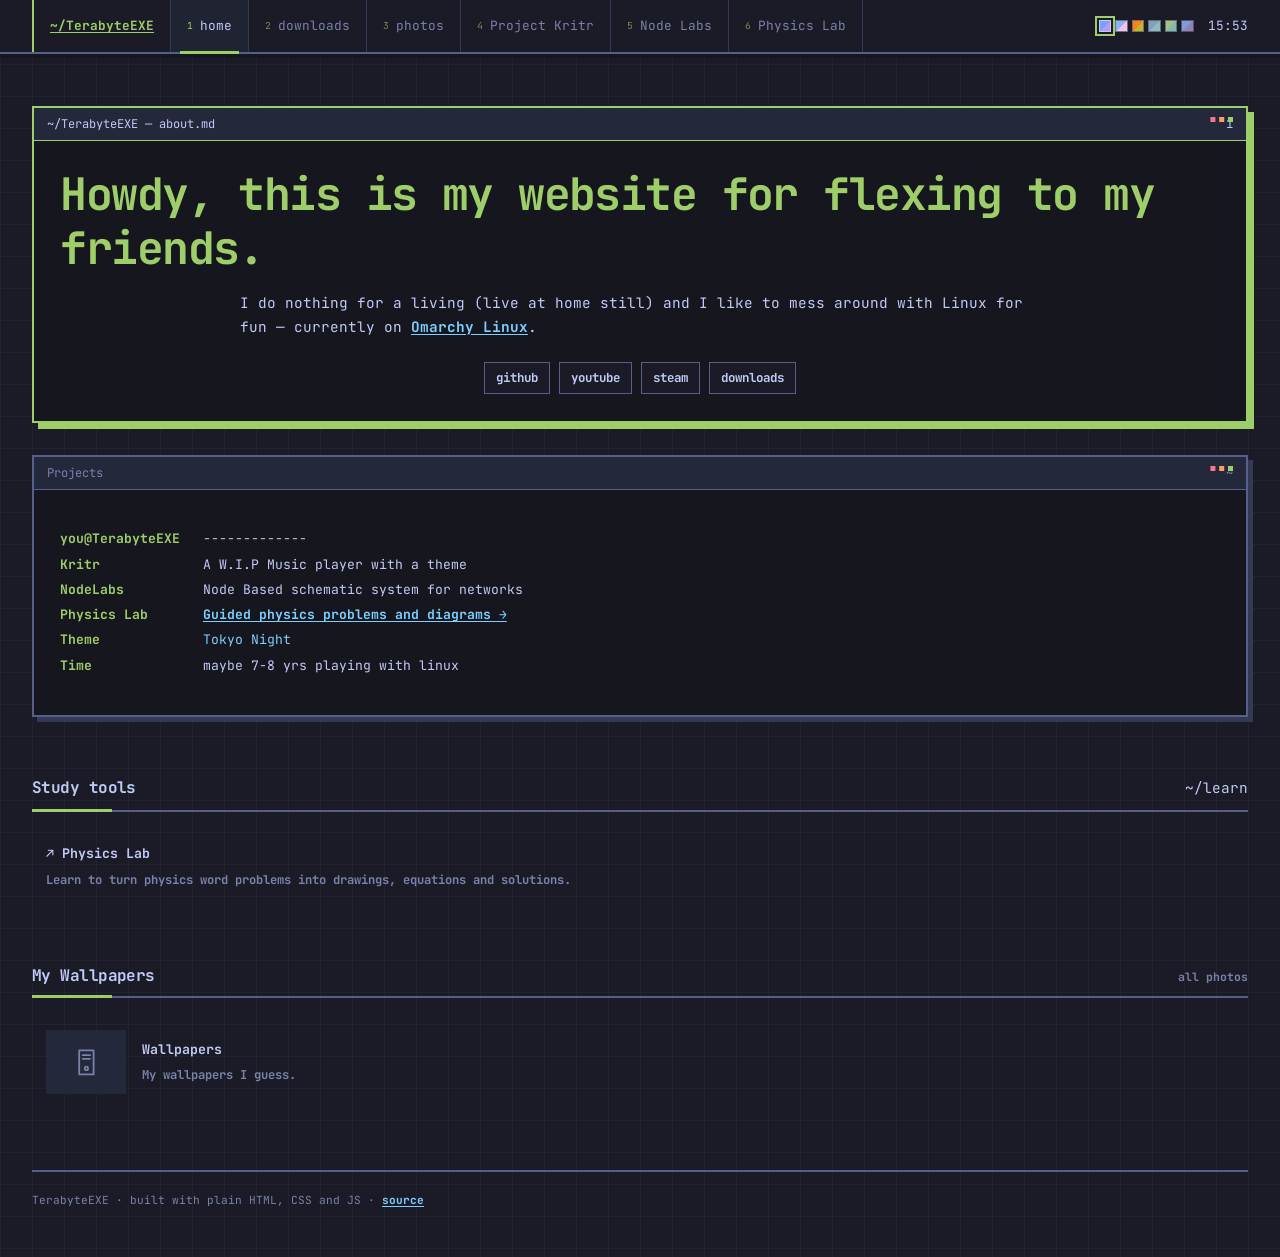
<file: index.html>
<!DOCTYPE html>
<html lang="en">
<head>
<meta charset="UTF-8">
<meta name="viewport" content="width=device-width, initial-scale=1">
<title>TerabyteEXE — home</title>
<meta name="description" content="The personal site of TerabyteEXE: writing, downloads, and PC builds.">
<link rel="icon" type="image/svg+xml" href="assets/img/favicon.svg">
<link rel="preconnect" href="https://fonts.googleapis.com">
<link rel="preconnect" href="https://fonts.gstatic.com" crossorigin>
<link href="https://fonts.googleapis.com/css2?family=JetBrains+Mono:wght@400;500;700&amp;family=Source+Serif+4:ital,opsz,wght@0,8..60,400;0,8..60,600;1,8..60,400&amp;display=swap" rel="stylesheet">
<link rel="stylesheet" href="assets/css/style.css">
</head>
<body>

<header class="bar">
  <div class="bar-inner">
    <a href="index.html" class="bar-mark">~/TerabyteEXE</a>

    <nav class="bar-nav" aria-label="Primary">
      <a href="index.html" aria-current="page"><span class="ws">1</span>home</a>
      <a href="downloads/index.html"><span class="ws">2</span>downloads</a>
      <a href="photos/index.html"><span class="ws">3</span>photos</a>
      <a href="https://terabyteexe.github.io/Kritr/website/index.html"><span class="ws">4</span>Project Kritr</a>
      <a href="https://terabyteexe.github.io/NodeLabs/webpage.html"><span class="ws">5</span>Node Labs</a>
      <a href="physics/index.html"><span class="ws">6</span>Physics Lab</a>
    </nav>

    <div class="bar-right">
      <div class="swatches" role="group" aria-label="Theme">
        <button class="swatch" data-theme="tokyo-night" style="--sw-a:#7aa2f7;--sw-b:#bb9af7" aria-label="Tokyo Night theme" aria-pressed="true"></button>
        <button class="swatch" data-theme="catppuccin" style="--sw-a:#89b4fa;--sw-b:#f5c2e7" aria-label="Catppuccin theme" aria-pressed="false"></button>
        <button class="swatch" data-theme="gruvbox" style="--sw-a:#fe8019;--sw-b:#b8bb26" aria-label="Gruvbox theme" aria-pressed="false"></button>
        <button class="swatch" data-theme="nord" style="--sw-a:#81a1c1;--sw-b:#8fbcbb" aria-label="Nord theme" aria-pressed="false"></button>
        <button class="swatch" data-theme="everforest" style="--sw-a:#a7c080;--sw-b:#7fbbb3" aria-label="Everforest theme" aria-pressed="false"></button>
        <button class="swatch" data-theme="kanagawa" style="--sw-a:#7e9cd8;--sw-b:#957fb8" aria-label="Kanagawa theme" aria-pressed="false"></button>
      </div>
      <span class="bar-clock mono" data-clock>00:00</span>
      <button class="bar-toggle" aria-label="Toggle menu" aria-expanded="false">☰</button>
    </div>

    <div class="bar-drop">
      <a href="index.html" aria-current="page">home</a>
      <a href="downloads/index.html">downloads</a>
      <a href="photos/index.html">photos</a>
      <a href="physics/index.html">Physics Lab</a>
    </div>
  </div>
</header>

<main class="wrap">

  <section class="window window--focused hero">
    <div class="window-title">
      <span>~/TerabyteEXE — about.md</span>
      <span>1</span>
    </div>
    <div class="window-body">
      <h1>Howdy, this is my website for flexing to my friends.</h1>
      <p>
        I do nothing for a living (live at home still) and I like to mess around with Linux for fun —
        currently on <a href="https://omarchy.org" class="mono" style="text-decoration:underline;">Omarchy Linux</a>.
      </p>
      <div class="links-row">
        <a class="tag-link" href="https://github.com/TerabyteEXE">github</a>
        <a class="tag-link" href="https://www.youtube.com/@Logi_Bear">youtube</a>
        <a class="tag-link" href="https://steamcommunity.com/id/alltheurlsareusedeventhisone/">steam</a>
        <a class="tag-link" href="downloads/index.html">downloads</a>
      </div>
    </div>
  </section>

  <section class="window">
    <div class="window-title"><span>Projects</span><span>~</span></div>
    <div class="window-body">
      <dl class="fetch">
        <dt>you@TerabyteEXE</dt><dd>-------------</dd>
        <dt>Kritr</dt><dd>A W.I.P Music player with a theme</dd>
        <dt>NodeLabs</dt><dd>Node Based schematic system for networks</dd>
        <dt>Physics Lab</dt><dd><a href="physics/index.html">Guided physics problems and diagrams →</a></dd>
        <dt>Theme</dt><dd class="accent-cycle" data-theme-label>Tokyo Night or Hackerman</dd>
        <dt>Time</dt><dd>maybe 7-8 yrs playing with linux</dd>
      </dl>
    </div>
  </section>

  <section class="section">
    <div class="section-head"><h2>Study tools</h2><span class="mono">~/learn</span></div>
    <a class="entry" href="physics/index.html"><span class="entry-top" style="display:block">↗ Physics Lab</span><span class="entry-excerpt">Learn to turn physics word problems into drawings, equations and solutions.</span></a>
  </section>

  <section class="section">
    <div class="section-head">
      <h2>My Wallpapers</h2>
      <a href="photos/index.html">all photos</a>
    </div>
    <a class="entry" href="photos/index.html" style="display:flex; gap:1rem; align-items:center;">
      <span class="photo-frame" style="width:5rem; height:4rem; flex-shrink:0; border-bottom:none;">
        <svg viewBox="0 0 24 24" fill="none" stroke="currentColor" stroke-width="1.5" stroke-linecap="round" stroke-linejoin="round" style="width:1.8rem;height:1.8rem;">
          <rect x="6" y="2" width="12" height="20"/>
          <line x1="9" y1="6" x2="15" y2="6"/>
          <line x1="9" y1="9" x2="15" y2="9"/>
          <circle cx="12" cy="17" r="1.4"/>
        </svg>
      </span>
      <span>
        <span class="entry-top" style="margin-bottom:0.2rem; display:block;">Wallpapers</span>
        <span class="entry-excerpt">My wallpapers I guess.</span>
      </span>
    </a>
  </section>

</main>

<footer class="wrap">
  <p style="margin:0;">TerabyteEXE · built with plain HTML, CSS and JS · <a href="https://github.com/TerabyteEXE" style="text-decoration:underline;">source</a></p>
</footer>

<script src="assets/js/main.js"></script>
</body>
</html>
</file>
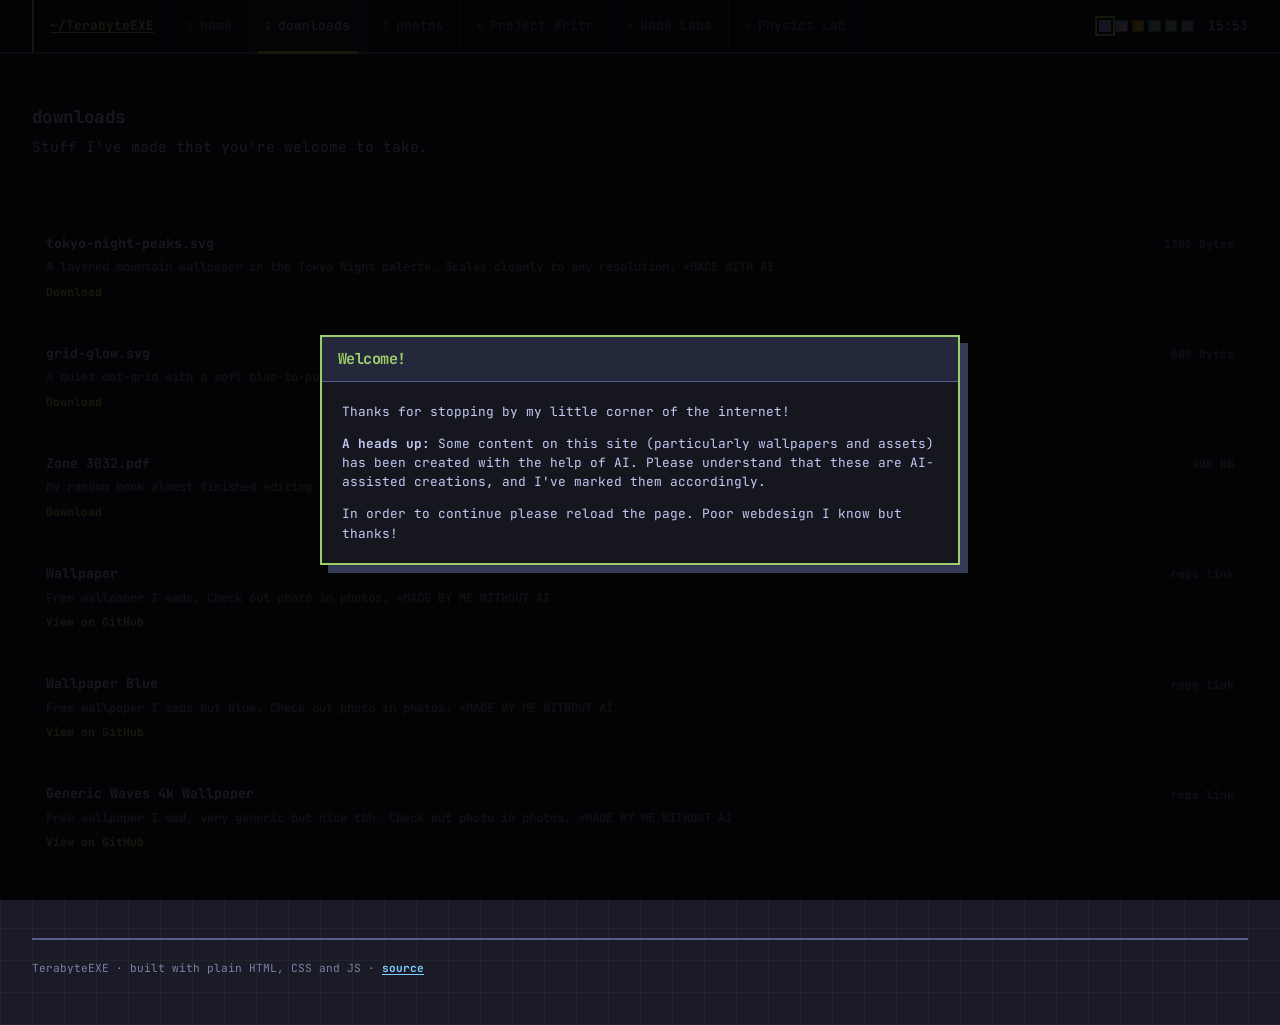
<file: downloads/index.html>
<!DOCTYPE html>
<html lang="en">
<head>
<meta charset="UTF-8">
<meta name="viewport" content="width=device-width, initial-scale=1">
<title>downloads — TerabyteEXE</title>
<meta name="description" content="Wallpapers, scripts, and configs from TerabyteEXE, free to take.">
<link rel="icon" type="image/svg+xml" href="../assets/img/favicon.svg">
<link rel="preconnect" href="https://fonts.googleapis.com">
<link rel="preconnect" href="https://fonts.gstatic.com" crossorigin>
<link href="https://fonts.googleapis.com/css2?family=JetBrains+Mono:wght@400;500;700&amp;family=Source+Serif+4:ital,opsz,wght@0,8..60,400;0,8..60,600;1,8..60,400&amp;display=swap" rel="stylesheet">
<link rel="stylesheet" href="../assets/css/style.css">
</head>
<body>

<header class="bar">
  <div class="bar-inner">
    <a href="../index.html" class="bar-mark">~/TerabyteEXE</a>
    <nav class="bar-nav" aria-label="Primary">
      <a href="../index.html"><span class="ws">1</span>home</a>
      <a href="index.html" aria-current="page"><span class="ws">2</span>downloads</a>
      <a href="../photos/index.html"><span class="ws">3</span>photos</a>
      <a href="https://terabyteexe.github.io/Kritr/website/index.html"><span class="ws">4</span>Project Kritr</a>
      <a href="https://terabyteexe.github.io/NodeLabs/webpage.html"><span class="ws">4</span>Node Labs</a>
    </nav>
    <div class="bar-right">
      <div class="swatches" role="group" aria-label="Theme">
        <button class="swatch" data-theme="tokyo-night" style="--sw-a:#7aa2f7;--sw-b:#bb9af7" aria-label="Tokyo Night theme" aria-pressed="true"></button>
        <button class="swatch" data-theme="catppuccin" style="--sw-a:#89b4fa;--sw-b:#f5c2e7" aria-label="Catppuccin theme" aria-pressed="false"></button>
        <button class="swatch" data-theme="gruvbox" style="--sw-a:#fe8019;--sw-b:#b8bb26" aria-label="Gruvbox theme" aria-pressed="false"></button>
        <button class="swatch" data-theme="nord" style="--sw-a:#81a1c1;--sw-b:#8fbcbb" aria-label="Nord theme" aria-pressed="false"></button>
        <button class="swatch" data-theme="everforest" style="--sw-a:#a7c080;--sw-b:#7fbbb3" aria-label="Everforest theme" aria-pressed="false"></button>
        <button class="swatch" data-theme="kanagawa" style="--sw-a:#7e9cd8;--sw-b:#957fb8" aria-label="Kanagawa theme" aria-pressed="false"></button>
      </div>
      <span class="bar-clock mono" data-clock>00:00</span>
      <button class="bar-toggle" aria-label="Toggle menu" aria-expanded="false">☰</button>
    </div>
    <div class="bar-drop">
      <a href="../index.html">home</a>
      <a href="index.html" aria-current="page">downloads</a>
      <a href="../photos/index.html">photos</a>
    </div>
  </div>
</header>

<main class="wrap">

  <section class="section" style="margin-top:0;">
    <h1 class="mono" style="font-size:1.1rem;">downloads</h1>
    <p>Stuff I've made that you're welcome to take.</p>
  </section>

  <section class="section" style="margin-top:0;">
    <ul class="entry-list">

      <li>
        <a class="entry" href="files/tokyo-night-peaks.svg" download>
          <span class="entry-top"><span>tokyo-night-peaks.svg</span><span class="entry-date">1305 Bytes</span></span>
          <p class="entry-excerpt">A layered mountain wallpaper in the Tokyo Night palette. Scales cleanly to any resolution. *MADE WITH AI</p>
          <p class="entry-meta"><span class="dl">Download</span></p>
        </a>
      </li>

      <li>
        <a class="entry" href="files/grid-glow.svg" download>
          <span class="entry-top"><span>grid-glow.svg</span><span class="entry-date">689 Bytes</span></span>
          <p class="entry-excerpt">A quiet dot-grid with a soft blue-to-purple glow. Works well as a lock screen. *MADE WITH AI</p>
          <p class="entry-meta"><span class="dl">Download</span></p>
        </a>
      </li>

      <li>
        <a class="entry" href="files/Zone_3032.pdf" download>
          <span class="entry-top"><span>Zone 3032.pdf</span><span class="entry-date">400 KB</span></span>
          <p class="entry-excerpt">My random book almost finished editing but got lazy. *MADE BY ME WITHOUT AI</p>
          <p class="entry-meta"><span class="dl">Download</span></p>
        </a>
      </li>
      
      <li>
        <a class="entry" href="files/WallpaperMine.jpg">
          <span class="entry-top"><span>Wallpaper</span><span class="entry-date">repo link</span></span>
          <p class="entry-excerpt">Free wallpaper I made. Check out photo in photos. *MADE BY ME WITHOUT AI</p>
          <p class="entry-meta"><span class="dl">View on GitHub</span></p>
        </a>
      </li>
      
      <li>
        <a class="entry" href="files/WallpaperMineBlue.jpg">
          <span class="entry-top"><span>Wallpaper Blue</span><span class="entry-date">repo link</span></span>
          <p class="entry-excerpt">Free wallpaper I made but blue. Check out photo in photos. *MADE BY ME WITHOUT AI</p>
          <p class="entry-meta"><span class="dl">View on GitHub</span></p>
        </a>
      </li>

      <li>
        <a class="entry" href="files/GenericWaves.png">
          <span class="entry-top"><span>Generic Waves 4k Wallpaper</span><span class="entry-date">repo link</span></span>
          <p class="entry-excerpt">Free wallpaper I mad, very generic but nice tbh. Check out photo in photos. *MADE BY ME WITHOUT AI</p>
          <p class="entry-meta"><span class="dl">View on GitHub</span></p>
        </a>
      </li>

    </ul>
  </section>

</main>

<footer class="wrap">
  <p style="margin:0;">TerabyteEXE · built with plain HTML, CSS and JS · <a href="https://github.com/TerabyteEXE" style="text-decoration:underline;">source</a></p>
</footer>

<div class="popup" data-welcome-popup>
  <div class="popup-overlay"></div>
  <div class="popup-content">
    <div class="popup-header">
      <h2>Welcome!</h2>
    </div>
    <div class="popup-body">
      <p>Thanks for stopping by my little corner of the internet!</p>
      <p><strong>A heads up:</strong> Some content on this site (particularly wallpapers and assets) has been created with the help of AI. Please understand that these are AI-assisted creations, and I've marked them accordingly.</p>
      <p>In order to continue please reload the page. Poor webdesign I know but thanks!</p>
    </div>
  </div>
</div>

<script src="../assets/js/main.js"></script>
</body>
</html>
</file>
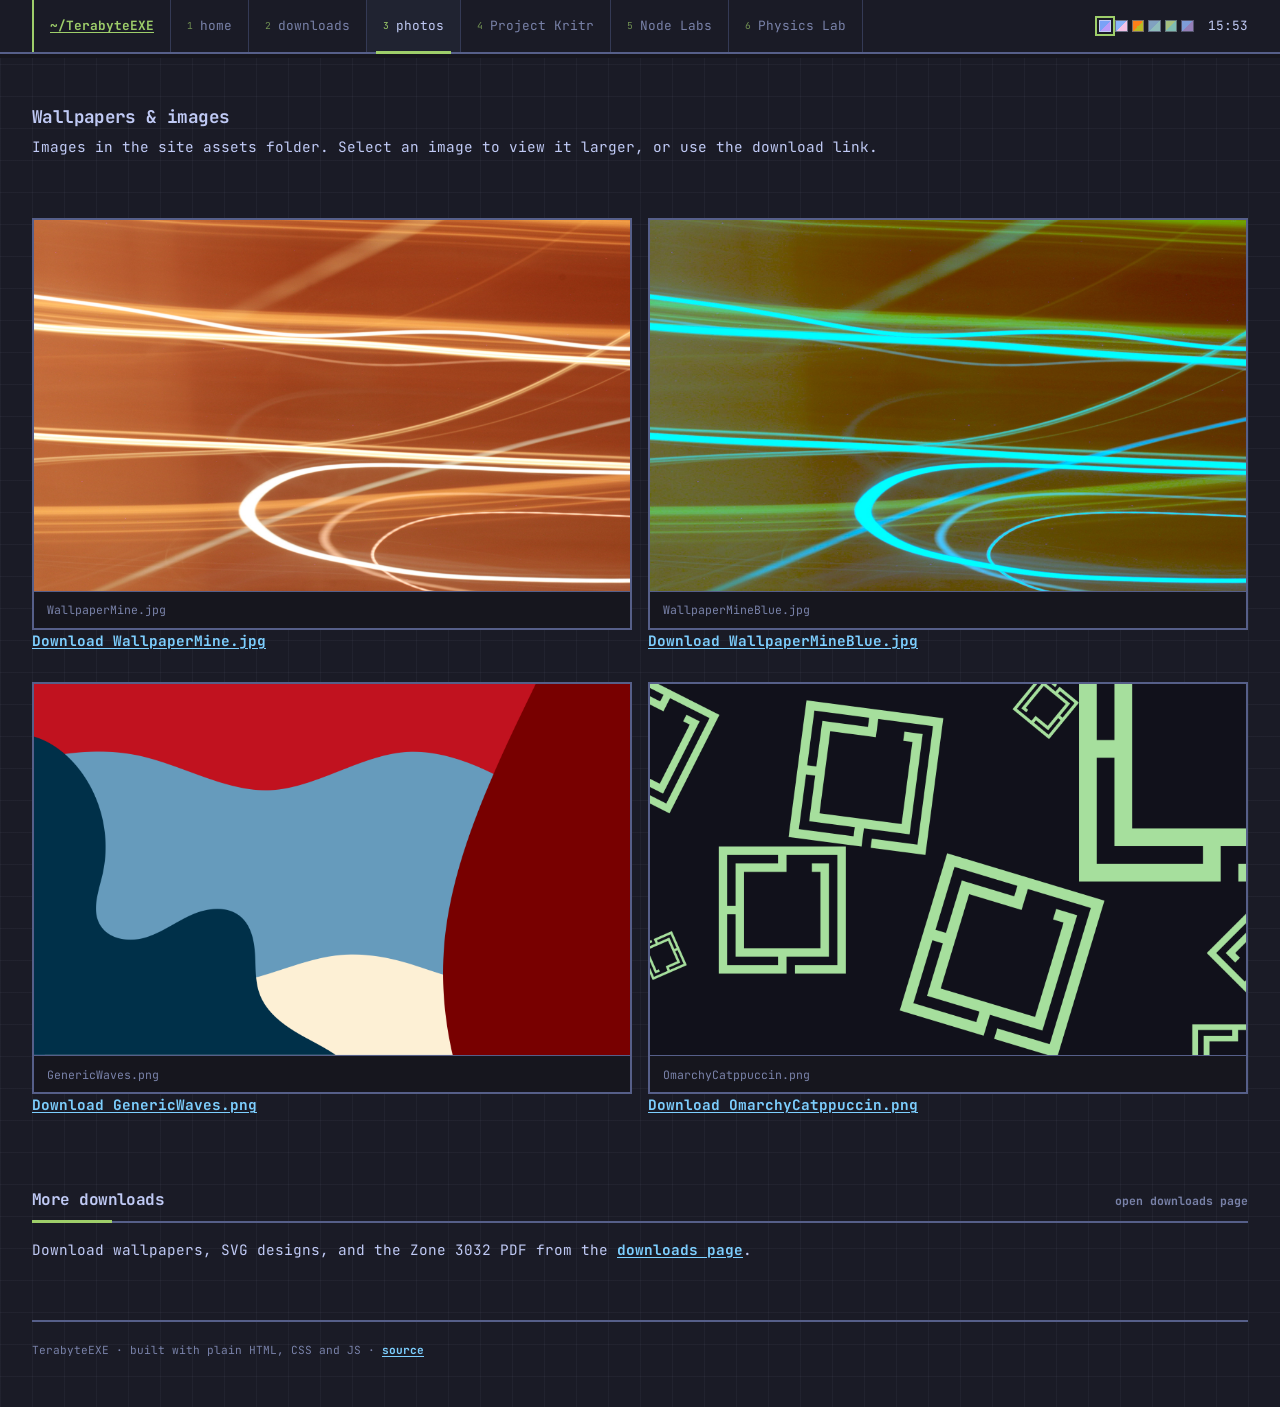
<file: photos/index.html>
<!DOCTYPE html>
<html lang="en">
<head>
<meta charset="UTF-8">
<meta name="viewport" content="width=device-width, initial-scale=1">
<title>photos — TerabyteEXE</title>
<meta name="description" content="Wallpapers and images from TerabyteEXE, available to view and download.">
<link rel="icon" type="image/svg+xml" href="../assets/img/favicon.svg">
<link rel="preconnect" href="https://fonts.googleapis.com">
<link rel="preconnect" href="https://fonts.gstatic.com" crossorigin>
<link href="https://fonts.googleapis.com/css2?family=JetBrains+Mono:wght@400;500;700&amp;family=Source+Serif+4:ital,opsz,wght@0,8..60,400;0,8..60,600;1,8..60,400&amp;display=swap" rel="stylesheet">
<link rel="stylesheet" href="../assets/css/style.css">
</head>
<body>

<header class="bar">
  <div class="bar-inner">
    <a href="../index.html" class="bar-mark">~/TerabyteEXE</a>
    <nav class="bar-nav" aria-label="Primary">
      <a href="../index.html"><span class="ws">1</span>home</a>
      <a href="../downloads/index.html"><span class="ws">2</span>downloads</a>
      <a href="index.html" aria-current="page"><span class="ws">3</span>photos</a>
      <a href="https://terabyteexe.github.io/Kritr/website/index.html"><span class="ws">4</span>Project Kritr</a>
      <a href="https://terabyteexe.github.io/NodeLabs/webpage.html"><span class="ws">5</span>Node Labs</a>
      <a href="../physics/index.html"><span class="ws">6</span>Physics Lab</a>
    </nav>
    <div class="bar-right">
      <div class="swatches" role="group" aria-label="Theme">
        <button class="swatch" data-theme="tokyo-night" style="--sw-a:#7aa2f7;--sw-b:#bb9af7" aria-label="Tokyo Night theme" aria-pressed="true"></button>
        <button class="swatch" data-theme="catppuccin" style="--sw-a:#89b4fa;--sw-b:#f5c2e7" aria-label="Catppuccin theme" aria-pressed="false"></button>
        <button class="swatch" data-theme="gruvbox" style="--sw-a:#fe8019;--sw-b:#b8bb26" aria-label="Gruvbox theme" aria-pressed="false"></button>
        <button class="swatch" data-theme="nord" style="--sw-a:#81a1c1;--sw-b:#8fbcbb" aria-label="Nord theme" aria-pressed="false"></button>
        <button class="swatch" data-theme="everforest" style="--sw-a:#a7c080;--sw-b:#7fbbb3" aria-label="Everforest theme" aria-pressed="false"></button>
        <button class="swatch" data-theme="kanagawa" style="--sw-a:#7e9cd8;--sw-b:#957fb8" aria-label="Kanagawa theme" aria-pressed="false"></button>
      </div>
      <span class="bar-clock mono" data-clock>00:00</span>
      <button class="bar-toggle" aria-label="Toggle menu" aria-expanded="false">☰</button>
    </div>
    <div class="bar-drop">
      <a href="../index.html">home</a>
      <a href="../downloads/index.html">downloads</a>
      <a href="index.html" aria-current="page">photos</a>
      <a href="../physics/index.html">Physics Lab</a>
    </div>
  </div>
</header>

<main class="wrap">
  <section class="section" style="margin-top:0;">
    <h1 class="mono" style="font-size:1.1rem;">Wallpapers &amp; images</h1>
    <p>Images in the site assets folder. Select an image to view it larger, or use the download link.</p>
  </section>

  <section class="section" style="margin-top:0;">
    <div class="photo-grid">
      <div>
        <button class="photo-card" type="button">
          <span class="photo-frame"><img src="../assets/img/WallpaperMine.jpg" alt="WallpaperMine wallpaper"></span>
          <span class="photo-caption">WallpaperMine.jpg</span>
        </button>
        <p><a href="../assets/img/WallpaperMine.jpg" download>Download WallpaperMine.jpg</a></p>
      </div>
      <div>
        <button class="photo-card" type="button">
          <span class="photo-frame"><img src="../assets/img/WallpaperMineBlue.jpg" alt="Blue WallpaperMine wallpaper"></span>
          <span class="photo-caption">WallpaperMineBlue.jpg</span>
        </button>
        <p><a href="../assets/img/WallpaperMineBlue.jpg" download>Download WallpaperMineBlue.jpg</a></p>
      </div>
      <div>
        <button class="photo-card" type="button">
          <span class="photo-frame"><img src="../assets/img/GenericWaves.png" alt="Generic Waves wallpaper"></span>
          <span class="photo-caption">GenericWaves.png</span>
        </button>
        <p><a href="../assets/img/GenericWaves.png" download>Download GenericWaves.png</a></p>
      </div>
      <div>
        <button class="photo-card" type="button">
          <span class="photo-frame"><img src="../assets/img/OmarchyCatppuccin.png" alt="Omarchy Catppuccin image"></span>
          <span class="photo-caption">OmarchyCatppuccin.png</span>
        </button>
        <p><a href="../assets/img/OmarchyCatppuccin.png" download>Download OmarchyCatppuccin.png</a></p>
      </div>
    </div>
  </section>

  <section class="section">
    <div class="section-head">
      <h2>More downloads</h2>
      <a href="../downloads/index.html">open downloads page</a>
    </div>
    <p>Download wallpapers, SVG designs, and the Zone 3032 PDF from the <a href="../downloads/index.html">downloads page</a>.</p>
  </section>
</main>

<footer class="wrap">
  <p style="margin:0;">TerabyteEXE · built with plain HTML, CSS and JS · <a href="https://github.com/TerabyteEXE" style="text-decoration:underline;">source</a></p>
</footer>

<div class="lightbox" data-lightbox>
  <div class="lightbox-panel">
    <div class="lightbox-frame" data-lightbox-frame></div>
    <div class="lightbox-caption">
      <span data-lightbox-caption></span>
      <button class="lightbox-close" data-lightbox-close type="button">close</button>
    </div>
  </div>
</div>

<script src="../assets/js/main.js"></script>
</body>
</html>
</file>
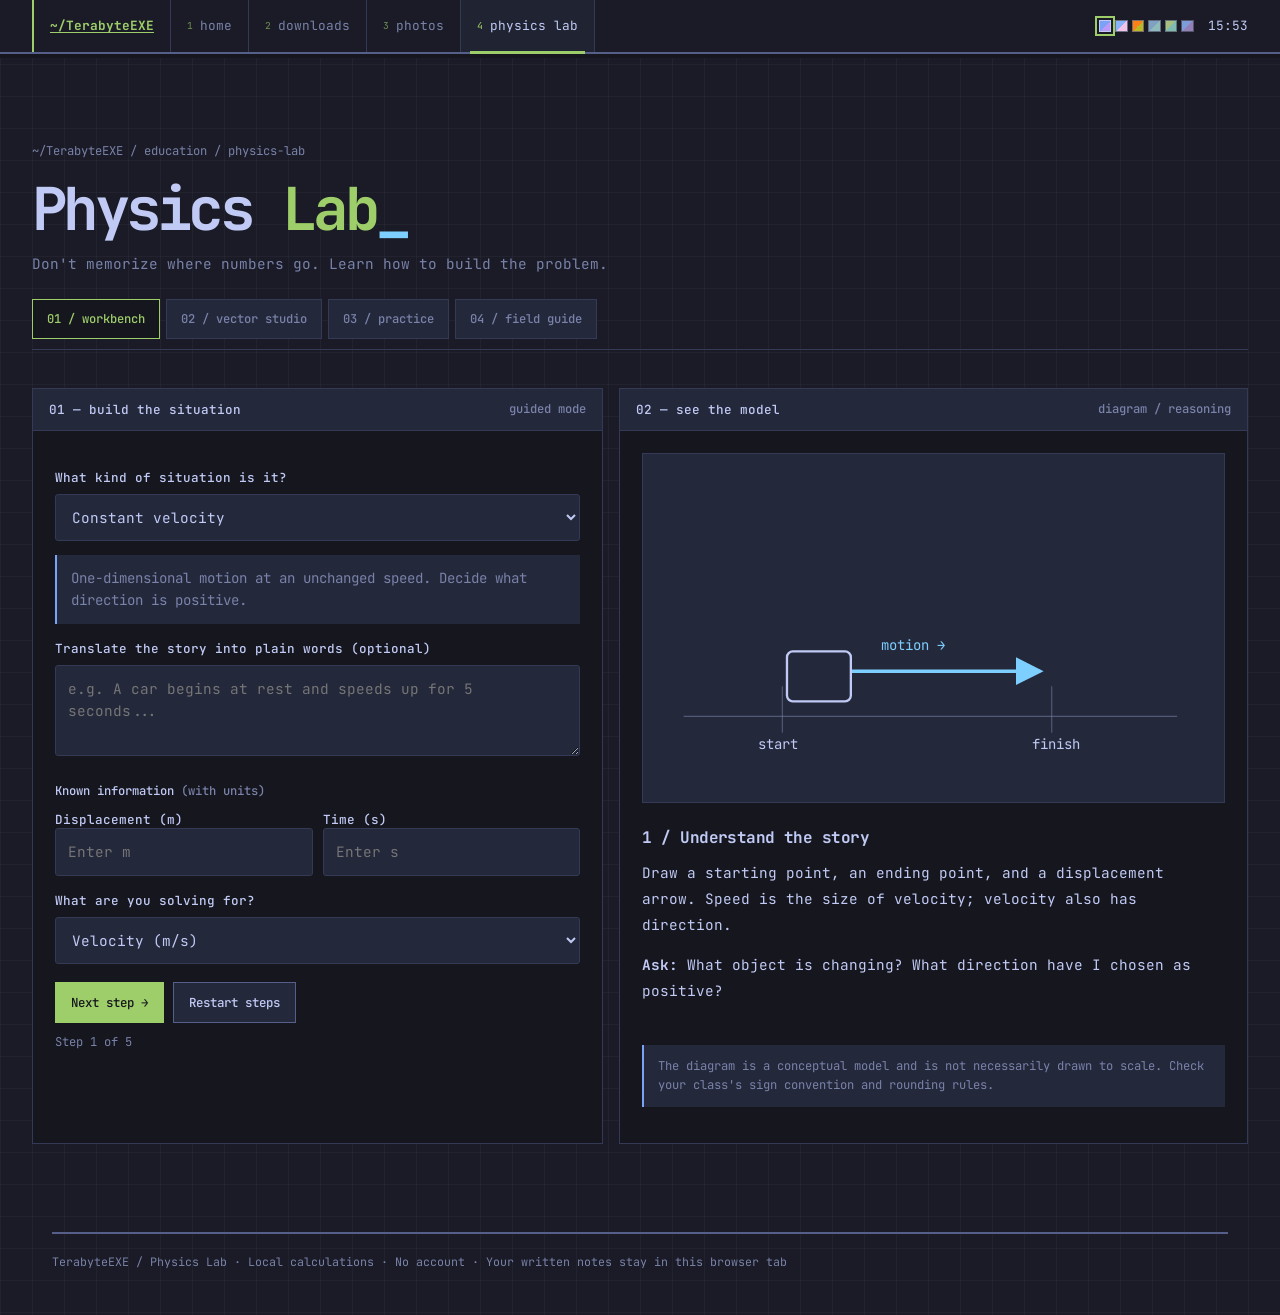
<file: physics/index.html>
<!DOCTYPE html>
<html lang="en"><head><meta charset="UTF-8"><meta name="viewport" content="width=device-width,initial-scale=1"><title>Physics Lab — TerabyteEXE</title><meta name="description" content="Interactive, guided physics problem solver and diagram workspace."><link rel="icon" href="../assets/img/favicon.svg"><link rel="preconnect" href="https://fonts.googleapis.com"><link rel="preconnect" href="https://fonts.gstatic.com" crossorigin><link href="https://fonts.googleapis.com/css2?family=JetBrains+Mono:wght@400;500;700&family=Source+Serif+4:wght@400;600&display=swap" rel="stylesheet"><link rel="stylesheet" href="../assets/css/style.css"><link rel="stylesheet" href="physics.css"></head>
<body><header class="bar"><div class="bar-inner"><a href="../index.html" class="bar-mark">~/TerabyteEXE</a><nav class="bar-nav" aria-label="Primary"><a href="../index.html"><span class="ws">1</span>home</a><a href="../downloads/index.html"><span class="ws">2</span>downloads</a><a href="../photos/index.html"><span class="ws">3</span>photos</a><a href="index.html" aria-current="page"><span class="ws">4</span>physics lab</a></nav><div class="bar-right"><div class="swatches" role="group" aria-label="Theme"><button class="swatch" data-theme="tokyo-night" style="--sw-a:#7aa2f7;--sw-b:#bb9af7" aria-label="Tokyo Night"></button><button class="swatch" data-theme="catppuccin" style="--sw-a:#89b4fa;--sw-b:#f5c2e7" aria-label="Catppuccin"></button><button class="swatch" data-theme="gruvbox" style="--sw-a:#fe8019;--sw-b:#b8bb26" aria-label="Gruvbox"></button><button class="swatch" data-theme="nord" style="--sw-a:#81a1c1;--sw-b:#8fbcbb" aria-label="Nord"></button><button class="swatch" data-theme="everforest" style="--sw-a:#a7c080;--sw-b:#7fbbb3" aria-label="Everforest"></button><button class="swatch" data-theme="kanagawa" style="--sw-a:#7e9cd8;--sw-b:#957fb8" aria-label="Kanagawa"></button></div><span class="bar-clock mono" data-clock></span><button class="bar-toggle" aria-label="Toggle menu" aria-expanded="false">☰</button></div><div class="bar-drop"><a href="../index.html">home</a><a href="../downloads/index.html">downloads</a><a href="../photos/index.html">photos</a><a href="index.html">physics lab</a></div></div></header>
<main class="wrap physics-wrap"><section class="physics-heading"><div class="eyebrow">~/TerabyteEXE / education / physics-lab</div><h1>Physics <span class="accent-word">Lab</span><span class="blink">_</span></h1><p>Don't memorize where numbers go. Learn how to build the problem.</p><div class="mode-tabs" role="tablist" aria-label="Tools"><button class="mode active" data-tab="workbench" role="tab" aria-selected="true">01 / workbench</button><button class="mode" data-tab="vectors" role="tab" aria-selected="false">02 / vector studio</button><button class="mode" data-tab="practice" role="tab" aria-selected="false">03 / practice</button><button class="mode" data-tab="formulas" role="tab" aria-selected="false">04 / field guide</button></div></section>
<section id="workbench" class="lab-tab"><div class="workspace"><div class="pane"><div class="pane-title"><span>01 — build the situation</span><span class="muted">guided mode</span></div><div class="pane-body"><label for="scenario">What kind of situation is it?</label><select id="scenario"></select><div id="scenarioIntro" class="tip"></div><label for="notes">Translate the story into plain words (optional)</label><textarea id="notes" rows="3" placeholder="e.g. A car begins at rest and speeds up for 5 seconds..."></textarea><div class="mini-title">Known information <span class="muted">(with units)</span></div><div id="knowns" class="field-grid"></div><label for="solveFor">What are you solving for?</label><select id="solveFor"></select><div class="actions"><button id="nextStep" class="primary">Next step →</button><button id="resetSteps">Restart steps</button></div><div class="progress-label" id="progressLabel" aria-live="polite"></div></div></div><div class="pane"><div class="pane-title"><span>02 — see the model</span><span class="muted">diagram / reasoning</span></div><div class="pane-body"><div id="workDiagram" class="diagram" aria-label="Illustration of the selected physics scenario"></div><div id="stepContent" class="steps" aria-live="polite"></div><div class="tip note">The diagram is a conceptual model and is not necessarily drawn to scale. Check your class's sign convention and rounding rules.</div></div></div></div></section>
<section id="vectors" class="lab-tab" hidden><div class="workspace"><div class="pane"><div class="pane-title">Vector controls</div><div class="pane-body"><p>Adjust a vector and watch its horizontal and vertical components change.</p><label for="magnitude">Magnitude: <output id="magText">10</output> units</label><input type="range" id="magnitude" min="0" max="30" step="0.5" value="10"><label for="angle">Angle from positive x-axis: <output id="angleText">35</output>°</label><input type="range" id="angle" min="0" max="360" value="35"><label for="angleNumber">Or type an angle</label><input id="angleNumber" type="number" min="0" max="360" value="35"><div class="tip">The angle is measured counterclockwise from +x. Right = positive x; up = positive y. Negative components indicate left/down.</div><button id="animateVector" class="primary">Animate drawing ↻</button></div></div><div class="pane"><div class="pane-title">Live vector diagram</div><div class="pane-body"><div id="vectorCanvas" class="diagram"></div><div id="vectorEquations" class="steps"></div></div></div></div></section>
<section id="practice" class="lab-tab" hidden><div class="workspace"><div class="pane"><div class="pane-title">Practice terminal</div><div class="pane-body"><label for="practiceType">Choose a topic</label><select id="practiceType"><option value="motion">Motion</option><option value="forces">Forces</option><option value="energy">Energy</option><option value="vectors">Vectors</option><option value="electric">Electric circuits</option></select><button class="primary" id="newProblem">Generate practice question</button><div id="practicePrompt" class="prompt"></div><label for="practiceAnswer">Your answer (number only)</label><input id="practiceAnswer" type="number" step="any" placeholder="Enter your answer"><div class="actions"><button id="checkAnswer" class="primary">Check answer</button><button id="practiceHint">Give me a hint</button><button id="practiceSolution">Show walkthrough</button></div><div id="practiceFeedback" class="steps" aria-live="polite"></div></div></div><div class="pane"><div class="pane-title">How to approach it</div><div class="pane-body"><ol class="method"><li>Sketch the physical situation, then choose axes.</li><li>Write down every given quantity and its units.</li><li>Circle what the question asks for.</li><li>Choose a formula that contains those quantities.</li><li>Rearrange the formula <em>before</em> plugging in numbers.</li><li>Check the units and whether the answer makes physical sense.</li></ol><p class="tip">This tool uses original practice questions, not copied textbook exercises.</p></div></div></div></section>
<section id="formulas" class="lab-tab" hidden><div class="pane"><div class="pane-title">Physics field guide — mathematical tools</div><div class="pane-body"><div class="formula-grid" id="formulaCards"></div><p class="tip">Book alignment: these are general introductory physics topics, not chapter/page references or reproduced material. Your textbook may use different symbols or sign conventions.</p></div></div></section>
<footer class="lab-footer">TerabyteEXE / Physics Lab · Local calculations · No account · Your written notes stay in this browser tab</footer></main><script src="../assets/js/main.js"></script><script src="physics.js"></script></body></html>
</file>
<file: assets/css/style.css>
/* ============================================================
   TerabyteEXE — Omarchy-inspired visual skin
   Content/structure/behaviour are intentionally unchanged.
   Only presentation, spacing, layout treatment, and themes live here.
   ============================================================ */

/* ---- Theme tokens -------------------------------------------------- */
:root,
[data-theme="tokyo-night"] {
  --bg: #1a1b26;
  --bg-elevated: #16161e;
  --bg-inset: #24283b;
  --bg-hover: #202331;
  --fg: #c0caf5;
  --fg-muted: #7982a9;
  --border: #343a55;
  --border-strong: #565f89;
  --red: #f7768e;
  --orange: #ff9e64;
  --yellow: #e0af68;
  --green: #9ece6a;
  --cyan: #7dcfff;
  --blue: #7aa2f7;
  --purple: #bb9af7;
  --accent: var(--green);
  --accent-2: var(--cyan);
  --theme-label: "Tokyo Night";
  --grid-line: rgba(192, 202, 245, 0.045);
}

[data-theme="catppuccin"] {
  --bg: #1e1e2e;
  --bg-elevated: #181825;
  --bg-inset: #313244;
  --bg-hover: #252536;
  --fg: #cdd6f4;
  --fg-muted: #9399b2;
  --border: #45475a;
  --border-strong: #6c7086;
  --red: #f38ba8;
  --orange: #fab387;
  --yellow: #f9e2af;
  --green: #a6e3a1;
  --cyan: #94e2d5;
  --blue: #89b4fa;
  --purple: #cba6f7;
  --accent: var(--green);
  --accent-2: var(--blue);
  --theme-label: "Catppuccin";
  --grid-line: rgba(205, 214, 244, 0.045);
}

[data-theme="gruvbox"] {
  --bg: #282828;
  --bg-elevated: #1d2021;
  --bg-inset: #3c3836;
  --bg-hover: #302f2d;
  --fg: #ebdbb2;
  --fg-muted: #a89984;
  --border: #504945;
  --border-strong: #7c6f64;
  --red: #fb4934;
  --orange: #fe8019;
  --yellow: #fabd2f;
  --green: #b8bb26;
  --cyan: #8ec07c;
  --blue: #83a598;
  --purple: #d3869b;
  --accent: var(--orange);
  --accent-2: var(--green);
  --theme-label: "Gruvbox";
  --grid-line: rgba(235, 219, 178, 0.045);
}

[data-theme="nord"] {
  --bg: #2e3440;
  --bg-elevated: #242933;
  --bg-inset: #3b4252;
  --bg-hover: #353c4b;
  --fg: #eceff4;
  --fg-muted: #9aa5b8;
  --border: #4c566a;
  --border-strong: #616c80;
  --red: #bf616a;
  --orange: #d08770;
  --yellow: #ebcb8b;
  --green: #a3be8c;
  --cyan: #88c0d0;
  --blue: #81a1c1;
  --purple: #b48ead;
  --accent: var(--cyan);
  --accent-2: var(--blue);
  --theme-label: "Nord";
  --grid-line: rgba(236, 239, 244, 0.045);
}

[data-theme="everforest"] {
  --bg: #2d353b;
  --bg-elevated: #232a2e;
  --bg-inset: #343f44;
  --bg-hover: #313a3f;
  --fg: #d3c6aa;
  --fg-muted: #859289;
  --border: #475258;
  --border-strong: #627477;
  --red: #e67e80;
  --orange: #e69875;
  --yellow: #dbbc7f;
  --green: #a7c080;
  --cyan: #83c092;
  --blue: #7fbbb3;
  --purple: #d699b6;
  --accent: var(--green);
  --accent-2: var(--cyan);
  --theme-label: "Everforest";
  --grid-line: rgba(211, 198, 170, 0.045);
}

[data-theme="kanagawa"] {
  --bg: #1f1f28;
  --bg-elevated: #16161d;
  --bg-inset: #2a2a37;
  --bg-hover: #242430;
  --fg: #dcd7ba;
  --fg-muted: #8b8d98;
  --border: #363646;
  --border-strong: #54546d;
  --red: #c34043;
  --orange: #ffa066;
  --yellow: #e6c384;
  --green: #98bb6c;
  --cyan: #7aa89f;
  --blue: #7e9cd8;
  --purple: #957fb8;
  --accent: var(--blue);
  --accent-2: var(--purple);
  --theme-label: "Kanagawa";
  --grid-line: rgba(220, 215, 186, 0.045);
}

/* ---- Reset -------------------------------------------------------- */
*,
*::before,
*::after { box-sizing: border-box; }

html {
  scroll-behavior: smooth;
}

@media (prefers-reduced-motion: reduce) {
  html { scroll-behavior: auto; }
  *, *::before, *::after {
    animation-duration: 0.001ms !important;
    transition-duration: 0.001ms !important;
  }
}

body {
  margin: 0;
  min-height: 100vh;
  background-color: var(--bg);
  background-image:
    linear-gradient(to right, var(--grid-line) 1px, transparent 1px),
    linear-gradient(to bottom, var(--grid-line) 1px, transparent 1px);
  background-size: 32px 32px;
  color: var(--fg);
  font-family: "JetBrains Mono", ui-monospace, SFMono-Regular, Menlo, Consolas, monospace;
  font-size: clamp(0.9rem, 0.95vw, 1rem);
  font-weight: 400;
  line-height: 1.5;
  transition: background-color 0.15s ease, color 0.15s ease;
}

img { max-width: 100%; display: block; }

a {
  color: var(--cyan);
  font-weight: 700;
  text-decoration-thickness: 0.08em;
  text-underline-offset: 0.14em;
  transition: color 0.15s ease, background-color 0.15s ease, border-color 0.15s ease;
}

a:hover { color: var(--fg); }

.mono,
h1, h2, h3, button,
.bar, .fetch, .entry-top, .entry-meta,
.photo-caption, footer, .post-date, .post-nav {
  font-family: "JetBrains Mono", ui-monospace, SFMono-Regular, Menlo, Consolas, monospace;
}

h1, h2, h3 {
  font-weight: 700;
  line-height: 1.2;
  margin: 0 0 0.5em;
  letter-spacing: -0.035em;
}

p { margin: 0 0 1em; }

::selection {
  background: var(--accent);
  color: var(--bg);
}

:focus-visible {
  outline: 2px solid var(--accent);
  outline-offset: 3px;
}

/* ---- Layout shell ------------------------------------------------- */
.wrap {
  width: min(100% - 2.5rem, 76rem);
  margin: 0 auto;
}

main {
  padding-top: 3.25rem;
}

/* ---- Omarchy-like top bar ---------------------------------------- */
.bar {
  position: sticky;
  top: 0;
  z-index: 50;
  background: var(--bg);
  border-bottom: 2px solid var(--border-strong);
  box-shadow: 0 4px 0 var(--bg-elevated);
}

.bar-inner {
  width: min(100% - 2.5rem, 76rem);
  min-height: 3.25rem;
  margin: 0 auto;
  display: flex;
  align-items: stretch;
  gap: 0;
  font-size: 0.8rem;
}

.bar-mark {
  display: flex;
  align-items: center;
  padding: 0 1rem;
  color: var(--green);
  font-weight: 700;
  white-space: nowrap;
  border-left: 2px solid var(--green);
  border-right: 1px solid var(--border);
}

.bar-mark:hover {
  color: var(--bg);
  background: var(--green);
}

.bar-nav {
  display: flex;
  align-items: stretch;
  flex: 1;
}

.bar-nav a {
  position: relative;
  display: flex;
  align-items: center;
  gap: 0.55em;
  min-height: 3.25rem;
  padding: 0 1rem;
  color: var(--fg-muted);
  border-right: 1px solid var(--border);
  text-decoration: none;
  font-weight: 400;
}

.bar-nav a:first-child {
  border-left: 0;
}

.bar-nav a .ws {
  color: var(--accent);
  font-size: 0.75em;
  opacity: 0.65;
}

.bar-nav a:hover,
.bar-nav a:focus-visible,
.bar-nav a[aria-current="page"] {
  color: var(--fg);
  background: var(--bg-hover);
}

.bar-nav a[aria-current="page"]::after {
  content: "";
  position: absolute;
  inset-inline: 0.55rem;
  bottom: -2px;
  height: 3px;
  background: var(--accent);
}

.bar-nav a[aria-current="page"] .ws {
  opacity: 1;
}

.bar-right {
  display: flex;
  align-items: center;
  gap: 0.8rem;
  margin-left: auto;
  padding-left: 0.75rem;
}

.bar-clock {
  color: var(--fg);
  font-variant-numeric: tabular-nums;
  white-space: nowrap;
  min-width: 2.6rem;
  text-align: right;
}

.swatches {
  display: flex;
  align-items: center;
  gap: 0.25rem;
}

.swatch {
  width: 0.78rem;
  height: 0.78rem;
  border: 1px solid var(--border-strong);
  border-radius: 0;
  cursor: pointer;
  padding: 0;
  background: linear-gradient(135deg, var(--sw-a) 0 50%, var(--sw-b) 50% 100%);
  transition: transform 0.12s ease, border-color 0.12s ease;
}

.swatch:hover { transform: translateY(-1px); }

.swatch[aria-pressed="true"] {
  border-color: var(--fg);
  outline: 2px solid var(--accent);
  outline-offset: 2px;
}

.bar-toggle {
  display: none;
  margin: 0.55rem 0;
  background: var(--bg-elevated);
  border: 1px solid var(--border-strong);
  color: var(--fg);
  width: 2rem;
  height: 2rem;
  align-items: center;
  justify-content: center;
  cursor: pointer;
  font-family: inherit;
}

.bar-toggle:hover { border-color: var(--accent); color: var(--accent); }

.bar-drop { display: none; }

/* ---- Main window/panel treatment --------------------------------- */
.window {
  position: relative;
  border: 2px solid var(--border-strong);
  background: var(--bg-elevated);
  margin-bottom: 2rem;
  box-shadow: 5px 5px 0 var(--border);
}

.window-title {
  display: flex;
  justify-content: space-between;
  align-items: center;
  padding: 0.55rem 0.8rem;
  border-bottom: 1px solid var(--border-strong);
  background: var(--bg-inset);
  color: var(--fg-muted);
  font-size: 0.75rem;
  line-height: 1.2;
  text-transform: none;
}

.window-title::after {
  content: "";
  position: absolute;
  top: 0.55rem;
  right: 0.8rem;
  width: 0.35rem;
  height: 0.35rem;
  background: var(--accent);
  box-shadow: -0.55rem 0 0 var(--orange), -1.1rem 0 0 var(--red);
}

.window-body { padding: 1.65rem; }

.window--focused {
  border-color: var(--accent);
  box-shadow: 6px 6px 0 var(--accent);
}

.window--focused .window-title {
  color: var(--fg);
  border-bottom-color: var(--accent);
}

/* ---- Hero --------------------------------------------------------- */
.hero h1 {
  margin-bottom: 1rem;
  font-size: clamp(1.8rem, 4vw, 2.8rem);
  color: var(--accent);
}

.hero p {
  max-width: 50rem;
  margin: 0 auto;
  color: var(--fg);
  line-height: 1.65;
}

.links-row {
  display: flex;
  justify-content: center;
  flex-wrap: wrap;
  gap: 0.55rem;
  margin-top: 1.5rem;
}

.tag-link {
  display: inline-flex;
  align-items: center;
  min-height: 2rem;
  border: 1px solid var(--border-strong);
  padding: 0.35rem 0.7rem;
  color: var(--fg);
  background: var(--bg);
  text-decoration: none;
  font-size: 0.78rem;
  font-weight: 700;
}

.tag-link:hover,
.tag-link:focus-visible {
  color: var(--bg);
  background: var(--accent);
  border-color: var(--accent);
}

/* ---- Neofetch/notepad card --------------------------------------- */
.fetch {
  display: grid;
  grid-template-columns: max-content 1fr;
  gap: 0.35rem 1.4rem;
  font-size: 0.82rem;
}

.fetch dt {
  color: var(--accent);
  font-weight: 700;
}

.fetch dd {
  margin: 0;
  color: var(--fg);
}

.fetch dd.accent-cycle { color: var(--cyan); }

/* ---- Sections ----------------------------------------------------- */
.section {
  margin: 3.75rem 0;
}

.section-head {
  position: relative;
  display: flex;
  align-items: baseline;
  justify-content: space-between;
  gap: 1rem;
  margin-bottom: 1rem;
  padding-bottom: 0.7rem;
  border-bottom: 2px solid var(--border-strong);
}

.section-head::after {
  content: "";
  position: absolute;
  left: 0;
  bottom: -2px;
  width: 5rem;
  height: 3px;
  background: var(--accent);
}

.section-head h2 {
  margin: 0;
  color: var(--fg);
  font-size: 1rem;
}

.section-head a {
  color: var(--fg-muted);
  font-size: 0.72rem;
  text-decoration: none;
}

.section-head a:hover { color: var(--accent); }

/* ---- Entry list / downloads -------------------------------------- */
.entry-list {
  list-style: none;
  margin: 0;
  padding: 0;
}

.entry {
  position: relative;
  display: block;
  padding: 1rem 0.9rem;
  margin: 0;
  border-bottom: 1px solid var(--border);
  color: inherit;
  text-decoration: none;
  transition: background-color 0.12s ease, padding-left 0.12s ease, border-color 0.12s ease;
}

.entry:last-child { border-bottom: none; }

.entry::before {
  content: "";
  position: absolute;
  left: 0;
  top: 0;
  bottom: 0;
  width: 0;
  background: var(--accent);
  transition: width 0.12s ease;
}

.entry:hover,
.entry:focus-visible {
  background: var(--bg-hover);
  padding-left: 1.15rem;
}

.entry:hover::before,
.entry:focus-visible::before { width: 3px; }

.entry-top {
  display: flex;
  justify-content: space-between;
  gap: 1rem;
  margin-bottom: 0.3rem;
  color: var(--fg);
  font-size: 0.83rem;
  font-weight: 700;
}

.entry-date {
  color: var(--fg-muted);
  font-size: 0.72rem;
  white-space: nowrap;
  padding-top: 0.1rem;
}

.entry-excerpt {
  color: var(--fg-muted);
  font-family: "JetBrains Mono", ui-monospace, monospace;
  font-size: 0.76rem;
  margin: 0;
}

.entry-meta {
  color: var(--fg-muted);
  font-size: 0.72rem;
  margin-top: 0.4rem;
}

.entry-meta .dl { color: var(--accent); }
.entry:hover .entry-meta .dl { color: var(--fg); text-decoration: underline; }

/* ---- Photo grid --------------------------------------------------- */
.photo-grid {
  display: grid;
  grid-template-columns: repeat(2, minmax(0, 1fr));
  gap: 1rem;
}

.photo-card {
  border: 2px solid var(--border-strong);
  background: var(--bg-elevated);
  cursor: pointer;
  transition: transform 0.12s ease, border-color 0.12s ease, box-shadow 0.12s ease;
  text-align: left;
  color: inherit;
  font-family: inherit;
  padding: 0;
}

.photo-card:hover,
.photo-card:focus-visible {
  border-color: var(--accent);
  transform: translate(-2px, -2px);
  box-shadow: 4px 4px 0 var(--accent);
}

.photo-frame {
  aspect-ratio: 16 / 10;
  display: flex;
  align-items: center;
  justify-content: center;
  overflow: hidden;
  border-bottom: 1px solid var(--border-strong);
  background: var(--bg-inset);
}

.photo-frame img {
  width: 100%;
  height: 100%;
  object-fit: cover;
}

.photo-frame svg { width: 2.5rem; height: 2.5rem; color: var(--fg-muted); }

.photo-caption {
  display: block;
  padding: 0.65rem 0.8rem;
  color: var(--fg-muted);
  font-size: 0.72rem;
}

/* ---- Lightbox ----------------------------------------------------- */
.lightbox {
  position: fixed;
  inset: 0;
  background: rgb(0 0 0 / 0.88);
  display: none;
  align-items: center;
  justify-content: center;
  z-index: 100;
  padding: 1.25rem;
}

.lightbox.is-open { display: flex; }

.lightbox-panel {
  width: min(100%, 52rem);
  background: var(--bg-elevated);
  border: 2px solid var(--accent);
  box-shadow: 8px 8px 0 var(--border);
}

.lightbox-frame {
  display: flex;
  align-items: center;
  justify-content: center;
  overflow: hidden;
  min-height: 18rem;
  border-bottom: 1px solid var(--border-strong);
  background: var(--bg-inset);
}

.lightbox-frame img {
  width: 100%;
  max-height: 72vh;
  object-fit: contain;
}

.lightbox-frame svg { width: 4rem; height: 4rem; color: var(--fg-muted); }

.lightbox-caption {
  display: flex;
  justify-content: space-between;
  align-items: center;
  gap: 1rem;
  padding: 0.8rem 1rem;
  font-size: 0.75rem;
}

.lightbox-close {
  background: var(--bg);
  border: 1px solid var(--border-strong);
  color: var(--fg);
  cursor: pointer;
  font-family: inherit;
  font-size: 0.72rem;
  padding: 0.35rem 0.65rem;
}

.lightbox-close:hover {
  border-color: var(--accent);
  color: var(--bg);
  background: var(--accent);
}

/* ---- Popup -------------------------------------------------------- */
.popup {
  position: fixed;
  inset: 0;
  display: none;
  align-items: center;
  justify-content: center;
  z-index: 100;
  padding: 1.25rem;
}

.popup.is-open { display: flex; }

.popup-overlay {
  position: absolute;
  inset: 0;
  background: rgb(0 0 0 / 0.88);
}

.popup-content {
  position: relative;
  z-index: 101;
  width: min(100%, 40rem);
  background: var(--bg-elevated);
  border: 2px solid var(--accent);
  box-shadow: 8px 8px 0 var(--border);
}

.popup-header {
  display: flex;
  justify-content: space-between;
  align-items: center;
  gap: 1rem;
  padding: 0.8rem 1rem;
  border-bottom: 1px solid var(--border-strong);
  background: var(--bg-inset);
}

.popup-header h2 {
  margin: 0;
  color: var(--accent);
  font-size: 0.95rem;
}

.popup-close {
  background: var(--bg);
  border: 1px solid var(--border-strong);
  color: var(--fg);
  cursor: pointer;
  font-family: inherit;
  font-size: 0.85rem;
  padding: 0.25rem 0.5rem;
  width: 2rem;
  height: 2rem;
  display: flex;
  align-items: center;
  justify-content: center;
  flex-shrink: 0;
  transition: all 0.12s ease;
}

.popup-close:hover,
.popup-close:focus-visible {
  border-color: var(--accent);
  color: var(--bg);
  background: var(--accent);
}

.popup-body {
  padding: 1.25rem;
  color: var(--fg);
  font-family: "JetBrains Mono", ui-monospace, monospace;
  font-size: 0.8rem;
}

.popup-body p { margin: 0 0 1em; }
.popup-body p:last-child { margin-bottom: 0; }

/* ---- Post styles kept for future pages ---------------------------- */
.post-head { margin-bottom: 2.5rem; }
.post-head h1 { font-size: clamp(1.6rem, 5vw, 2.2rem); }
.post-date { font-size: 0.75rem; color: var(--fg-muted); }
.post-body p, .post-body li { max-width: 45rem; }
.post-body h2 { font-size: 1.1rem; margin-top: 2rem; }
.post-body ul, .post-body ol { padding-left: 1.5rem; }
.post-nav {
  display: flex;
  justify-content: space-between;
  border-top: 2px solid var(--border-strong);
  padding-top: 1.25rem;
  margin-top: 3rem;
  font-size: 0.8rem;
}
.post-nav a:hover { color: var(--accent); }

/* ---- Footer ------------------------------------------------------- */
footer {
  width: min(100% - 2.5rem, 76rem);
  border-top: 2px solid var(--border-strong);
  margin: 4.5rem auto 0;
  padding: 1.25rem 0 3rem;
  color: var(--fg-muted);
  font-size: 0.7rem;
}

footer a { color: var(--cyan); }

/* ---- Responsive --------------------------------------------------- */
@media (max-width: 768px) {
  .wrap,
  .bar-inner,
  footer {
    width: min(100% - 1.5rem, 76rem);
  }

  .bar-nav { display: none; }
  .bar-toggle { display: flex; }
  .bar-inner { flex-wrap: wrap; min-height: 3rem; }

  .bar-mark {
    min-height: 3rem;
    padding-inline: 0.75rem;
  }

  .bar-right {
    padding-left: 0.5rem;
  }

  .bar-drop {
    display: none;
  }

  .bar.is-open .bar-drop {
    display: flex;
    flex-direction: column;
    width: 100%;
    border-top: 1px solid var(--border);
  }

  .bar-drop a {
    padding: 0.75rem 0;
    color: var(--fg-muted);
    border-bottom: 1px solid var(--border);
    font-size: 0.78rem;
    text-decoration: none;
  }

  .bar-drop a[aria-current="page"] { color: var(--accent); }

  main { padding-top: 2.5rem; }
  .window-body { padding: 1.25rem; }
  .hero p { text-align: left; }
  .links-row { justify-content: flex-start; }

  .photo-grid { grid-template-columns: 1fr; }

  .entry-top { flex-direction: column; gap: 0.15rem; }
  .entry-date { padding-top: 0; }

  .fetch {
    grid-template-columns: 1fr;
    gap: 0.15rem;
  }
}

@media (max-width: 480px) {
  .swatches { gap: 0.2rem; }
  .swatch { width: 0.68rem; height: 0.68rem; }
  .bar-clock { font-size: 0.72rem; min-width: 2.4rem; }
  .window { box-shadow: 3px 3px 0 var(--border); }
  .window--focused { box-shadow: 4px 4px 0 var(--accent); }
}
</file>
<file: physics/physics.css>
.physics-wrap{max-width:1220px}.physics-heading{padding:36px 0 22px}.physics-heading .eyebrow,.muted,.progress-label{font-family:'JetBrains Mono',monospace;color:var(--fg-muted);font-size:.76rem}.physics-heading h1{font-family:'JetBrains Mono',monospace;font-size:clamp(2.1rem,5vw,3.7rem);margin:14px 0 8px;letter-spacing:-.08em}.accent-word{color:var(--accent)}.blink{color:var(--cyan);animation:blink 1s steps(1) infinite}@keyframes blink{50%{opacity:0}}.physics-heading p{color:var(--fg-muted);margin-bottom:24px}.mode-tabs{display:flex;gap:6px;flex-wrap:wrap;border-bottom:1px solid var(--border);padding-bottom:10px}.mode{border:1px solid var(--border);background:var(--bg-inset);color:var(--fg-muted);padding:11px 14px;font:500 .76rem 'JetBrains Mono',monospace;cursor:pointer}.mode:hover,.mode.active{color:var(--accent);border-color:var(--accent);background:var(--bg-elevated)}.workspace{display:grid;grid-template-columns:minmax(0,1fr) minmax(0,1.1fr);gap:16px}.pane{border:1px solid var(--border);background:var(--bg-elevated);margin:16px 0}.pane-title{background:var(--bg-inset);padding:12px 16px;border-bottom:1px solid var(--border);font:500 .79rem 'JetBrains Mono',monospace;display:flex;justify-content:space-between;gap:10px}.pane-body{padding:22px}.pane-body label{font:500 .79rem 'JetBrains Mono',monospace;display:block;margin:16px 0 8px}.pane-body input:not([type=range]),.pane-body textarea,.pane-body select{width:100%;border:1px solid var(--border);color:var(--fg);background:var(--bg-inset);font:inherit;padding:12px;border-radius:3px}.pane-body input:focus,.pane-body select:focus,.pane-body textarea:focus{outline:1px solid var(--accent)}.pane-body input[type=range]{width:100%;accent-color:var(--accent)}.field-grid{display:grid;grid-template-columns:repeat(2,minmax(0,1fr));gap:10px}.field-grid label{margin:0}.field-grid .field{min-width:0}.field small{font-size:.7rem;color:var(--fg-muted);display:block;padding:0 0 6px}.actions{display:flex;gap:9px;flex-wrap:wrap;margin-top:18px}button.primary,.actions button,#newProblem,#animateVector{font:500 .78rem 'JetBrains Mono',monospace;padding:11px 15px;border:1px solid var(--border-strong);background:var(--bg-inset);color:var(--fg);cursor:pointer}button.primary{background:var(--accent);color:var(--bg-elevated);border-color:var(--accent)}button:hover{filter:brightness(1.12)}.tip{border-left:2px solid var(--blue);padding:12px 14px;background:var(--bg-inset);color:var(--fg-muted);font-size:.88rem;line-height:1.6;margin:14px 0}.tip.note{font-size:.76rem}.mini-title{font:500 .76rem 'JetBrains Mono',monospace;margin:22px 0 12px}.diagram{min-height:285px;display:flex;align-items:center;justify-content:center;border:1px solid var(--border);background:var(--bg-inset);overflow:hidden}.diagram svg{display:block;width:100%;height:auto;max-height:370px}.diagram .axis{stroke:var(--fg-muted);stroke-width:1;opacity:.55}.diagram .mainline{stroke:var(--cyan);stroke-width:3;fill:none}.diagram .comp{stroke:var(--orange);stroke-width:2;stroke-dasharray:6 5}.diagram .shape{stroke:var(--fg);fill:none;stroke-width:2}.diagram .svg-label{fill:var(--fg);font:12px 'JetBrains Mono',monospace}.diagram .svg-secondary{fill:var(--fg-muted);font:11px 'JetBrains Mono',monospace}.diagram .svg-accent{fill:var(--cyan);font:12px 'JetBrains Mono',monospace}.steps{padding:12px 0;line-height:1.8}.steps h3{font:700 1rem 'JetBrains Mono',monospace;margin:12px 0}.steps code,.formula-card code{background:var(--bg-inset);color:var(--cyan);padding:3px 6px;overflow-wrap:anywhere}.steps .answer{font-size:1.25rem;color:var(--accent);font-weight:700}.progress-label{margin-top:10px}.prompt{border:1px solid var(--border);background:var(--bg-inset);padding:18px;margin:18px 0;line-height:1.6;min-height:95px}.formula-grid{display:grid;grid-template-columns:repeat(2,minmax(0,1fr));gap:12px}.formula-card{padding:18px;border:1px solid var(--border);background:var(--bg-inset)}.formula-card h3{font:700 .87rem 'JetBrains Mono',monospace;margin:0 0 12px;color:var(--accent)}.formula-card p{font-size:.88rem;line-height:1.6;color:var(--fg-muted)}.formula-card code{display:inline-block;margin:4px 0;font-size:.86rem}.method{line-height:2.15;padding-left:24px}.lab-footer{color:var(--fg-muted);font: .73rem 'JetBrains Mono',monospace;padding:20px 0 45px}.vector-draw{stroke-dasharray:600;stroke-dashoffset:600;animation:draw 1s ease forwards}@keyframes draw{to{stroke-dashoffset:0}}@media(max-width:850px){.workspace{grid-template-columns:1fr}.physics-heading{padding-top:22px}}@media(max-width:520px){.field-grid,.formula-grid{grid-template-columns:1fr}.pane-body{padding:14px}.mode{font-size:.68rem;padding:9px}.physics-heading h1{letter-spacing:-.05em}}@media(prefers-reduced-motion:reduce){.blink,.vector-draw{animation:none;stroke-dashoffset:0}}
</file>
